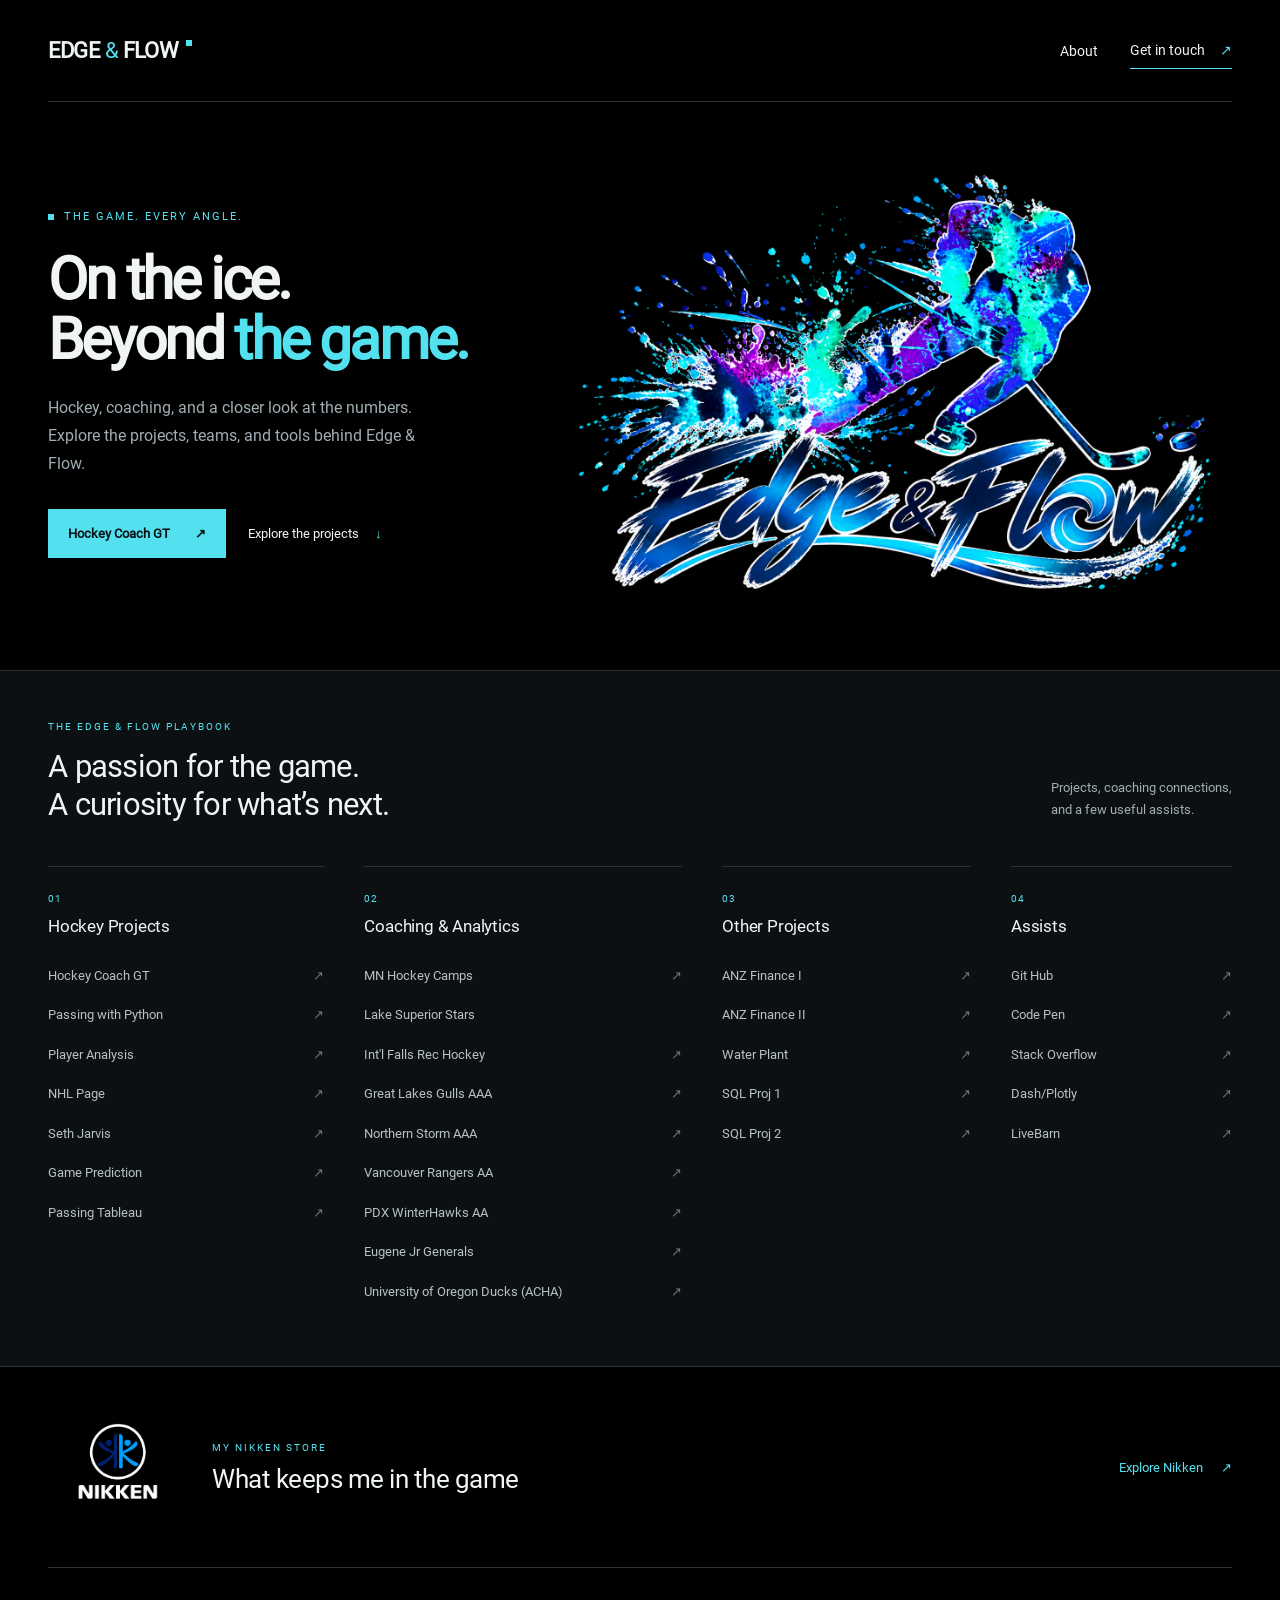
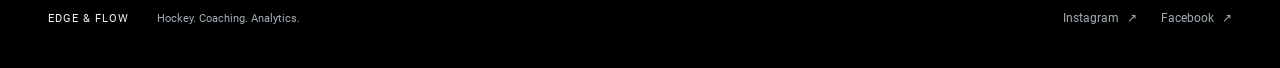
<file: index.html>
<!DOCTYPE html>
<html lang="en">
<head>
    <meta charset="utf-8">
    <meta name="viewport" content="width=device-width, initial-scale=1">
    <meta name="description" content="Edge & Flow - hockey coaching, analytics, and projects by Darren Dunbar.">
    <title>Edge & Flow | Hockey, Coaching & Analytics</title>
    <link rel="stylesheet" href="css/main.css">
</head>
<body>
    <a class="skip-link" href="#main">Skip to content</a>
    <header class="site-header shell">
        <a class="brand" href="https://ddstats.github.io/calendar/" aria-label="Edge and Flow calendar">EDGE<span>&</span>FLOW<span class="brand-dot" aria-hidden="true"></span></a>
        <nav aria-label="Main navigation">
            <a href="https://www.linkedin.com/in/darren-dunbar/">About</a>
            <a class="contact-link" href="https://form.123formbuilder.com/6180076/contact-form">Get in touch <span aria-hidden="true">&#8599;</span></a>
        </nav>
    </header>
    <main id="main">
        <section class="hero shell" aria-labelledby="hero-title">
            <div class="hero-copy">
                <p class="eyebrow"><span aria-hidden="true"></span> THE GAME. EVERY ANGLE.</p>
                <h1 id="hero-title">On the ice.<br>Beyond <span>the game.</span></h1>
                <p class="hero-description">Hockey, coaching, and a closer look at the numbers. Explore the projects, teams, and tools behind Edge & Flow.</p>
                <div class="hero-actions">
                    <a class="button" href="https://hockeycoachgt.onrender.com/">Hockey Coach GT <span aria-hidden="true">&#8599;</span></a>
                    <a class="text-link" href="#resources">Explore the projects <span aria-hidden="true">&#8595;</span></a>
                </div>
            </div>
            <div class="hero-art">
                <img src="edge-and-flow.png" width="1536" height="1024" alt="Edge & Flow artwork: a hockey player in blue, cyan, and purple paint splashes" fetchpriority="high">
            </div>
        </section>
        <section class="resources" id="resources" aria-labelledby="resources-title">
            <div class="shell">
                <div class="resources-heading">
                    <div><p class="eyebrow">THE EDGE & FLOW PLAYBOOK</p><h2 id="resources-title">A passion for the game.<br>A curiosity for what&#8217;s next.</h2></div>
                    <p>Projects, coaching connections,<br>and a few useful assists.</p>
                </div>
                <div id="links-container">
<section class="link-section">
                <span class="section-index">01</span>
                <h3 class="link-section-title">Hockey Projects</h3>
                <ul class="link-list">
                    <li class="link-list-item"><a class="link" href="https://hockeycoachgt.onrender.com/">Hockey Coach GT</a></li>
                    <li class="link-list-item"><a class="link" href="https://colab.research.google.com/drive/1PFijD4j2PfJeUZ5kMw_Y24Wx2KcPvzLd?usp=sharing">Passing with Python</a></li>
                    <li class="link-list-item"><a class="link" href="https://colab.research.google.com/drive/1OqD6tCGEo0tQwk8j-ZqFAguYGIQQROSh?usp=sharing">Player Analysis</a></li>
                    <li class="link-list-item"><a class="link" href="https://colab.research.google.com/drive/1pN-zwaBWWt2J-xB5paagreQ7hxXzEMWY?usp=sharing">NHL Page</a></li>
                    <li class="link-list-item"><a class="link" href="https://colab.research.google.com/drive/1_xh9aIMOUFN42eJ4JC1HVSWztmYC6lFy?usp=sharing">Seth Jarvis</a></li>
                    <li class="link-list-item"><a class="link" href="https://colab.research.google.com/drive/122ydZUABAZGPBr8WarhJar1tMSKlswDJ?usp=sharing">Game Prediction</a></li>
                    <li class="link-list-item"><a class="link" href="https://public.tableau.com/app/profile/darren.j.dunbar/viz/HockeyPassingAnalysis/Game">Passing Tableau</a></li>
                </ul>
            </section>
<section class="link-section">
                <span class="section-index">02</span>
                <h3 class="link-section-title">Coaching & Analytics</h3>
                <ul class="link-list">
                    <li class="link-list-item"><a class="link" href="https://www.mnhockeycamps.com/">MN Hockey Camps</a></li>
                    <li class="link-list-item"><span class="link">Lake Superior Stars</span></li>
                    <li class="link-list-item"><a class="link" href="https://www.ifallsrechockey.com/">Int'l Falls Rec Hockey</a></li>
                    <li class="link-list-item"><a class="link" href="https://www.northlandhockeygroup.com/aaa-hockey-teams/team/great-lakes-gulls-mn-wi">Great Lakes Gulls AAA</a></li>
                    <li class="link-list-item"><a class="link" href="https://www.northernstorm.net">Northern Storm AAA</a></li>
                    <li class="link-list-item"><a class="link" href="https://www.vyha.org">Vancouver Rangers AA</a></li>
                    <li class="link-list-item"><a class="link" href="https://winterhawksjrhockey.sportngin.com">PDX WinterHawks AA</a></li>
                    <li class="link-list-item"><a class="link" href="https://www.eugenegenerals.com/">Eugene Jr Generals</a></li>
                    <li class="link-list-item"><a class="link" href="https://www.oregonduckshockey.com/">University of Oregon Ducks (ACHA)</a></li>
                </ul>
            </section>
<section class="link-section">
                <span class="section-index">03</span>
                <h3 class="link-section-title">Other Projects</h3>
                <ul class="link-list">
                    <li class="link-list-item"><a class="link" href="https://colab.research.google.com/drive/10iIy9PyMKAAZiYiatOk1ElgQdyjKiqHr?usp=sharing">ANZ Finance I</a></li>
                    <li class="link-list-item"><a class="link" href="https://colab.research.google.com/drive/1n5BX_TcbnWbD3AIETDN7mp5QGwGEP1wt?usp=sharing">ANZ Finance II</a></li>
                    <li class="link-list-item"><a class="link" href="https://colab.research.google.com/drive/1kKEEhX8IDkjMN7HvEOlpX8zg_OFA2VRt?usp=sharing">Water Plant</a></li>
                    <li class="link-list-item"><a class="link" href="https://github.com/DDStats/sql_project1/blob/main/notebook.ipynb">SQL Proj 1</a></li>
                    <li class="link-list-item"><a class="link" href="https://github.com/DDStats/sql_project2/blob/main/notebook.ipynb">SQL Proj 2</a></li>

                </ul>
            </section>
<section class="link-section">
                <span class="section-index">04</span>
                <h3 class="link-section-title">Assists</h3>
                <ul class="link-list">
                    <li class="link-list-item"><a class="link" href="https://github.com/DDStats">Git Hub</a></li>
                    <li class="link-list-item"><a class="link" href="https://codepen.io/features/">Code Pen</a></li>
                    <li class="link-list-item"><a class="link" href="https://stackoverflow.com/">Stack Overflow</a></li>
                    <li class="link-list-item"><a class="link" href="https://dash.plotly.com/">Dash/Plotly</a></li>
                    <li class="link-list-item"><a class="link" href="https://www.livebarn.com/en/">LiveBarn</a></li>
                </ul>
            </section>
                </div>
            </div>
        </section>
        <a id="nikken-store" class="store-callout shell" href="nikken.html">
            <img class="store-logo" src="nikken.png" width="140" height="140" alt="Nikken" loading="lazy">
            <span class="store-copy"><span class="eyebrow">My Nikken store</span><span class="store-name">What keeps me in the game</span></span>
            <span class="store-cta">Explore Nikken <span aria-hidden="true">&#8599;</span></span>
        </a>
    </main>
    <footer class="site-footer shell">
        <p>EDGE & FLOW <span>Hockey. Coaching. Analytics.</span></p>
        <nav aria-label="Social links">
            <a href="https://www.instagram.com/edgeandflowhockey" target="_blank" rel="noopener noreferrer">Instagram <span aria-hidden="true">&#8599;</span></a>
            <a href="https://www.facebook.com/edgeandflowhockey" target="_blank" rel="noopener noreferrer">Facebook <span aria-hidden="true">&#8599;</span></a>
        </nav>
    </footer>
</body>
</html>
</file>
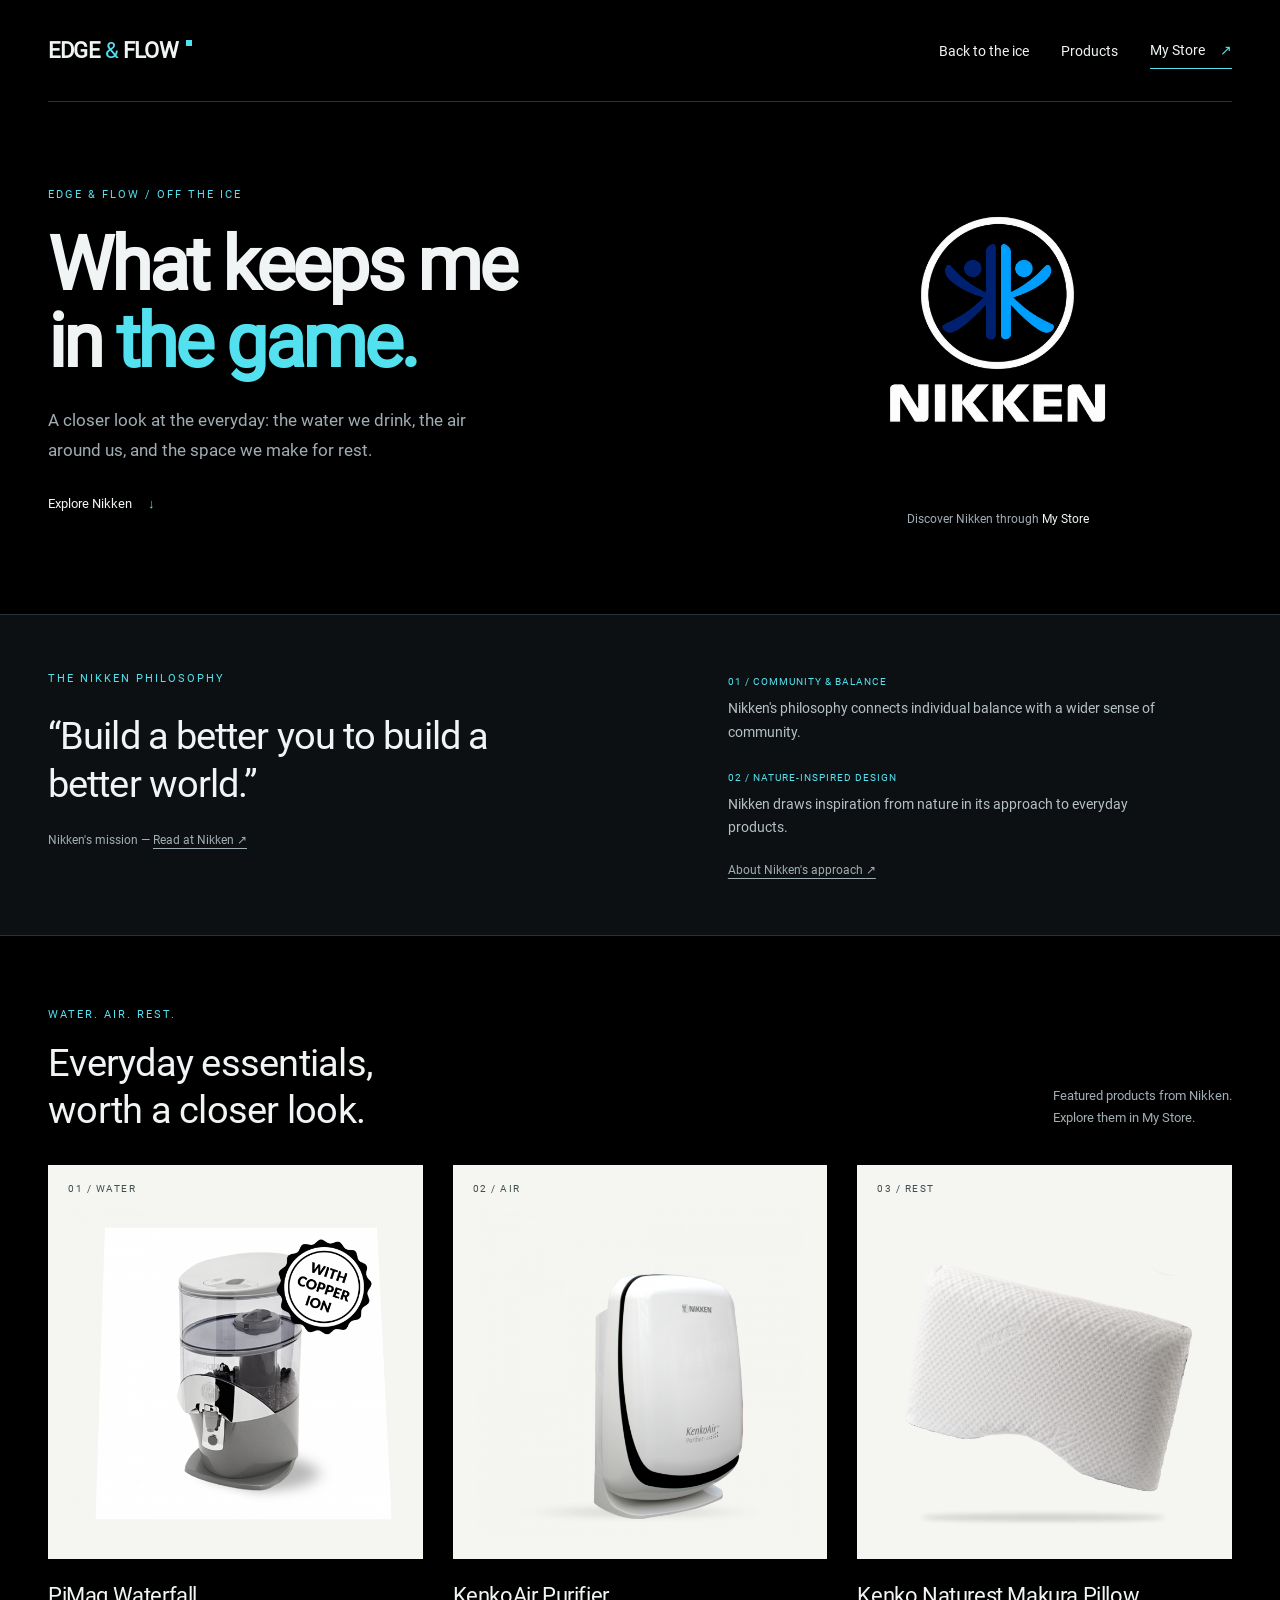
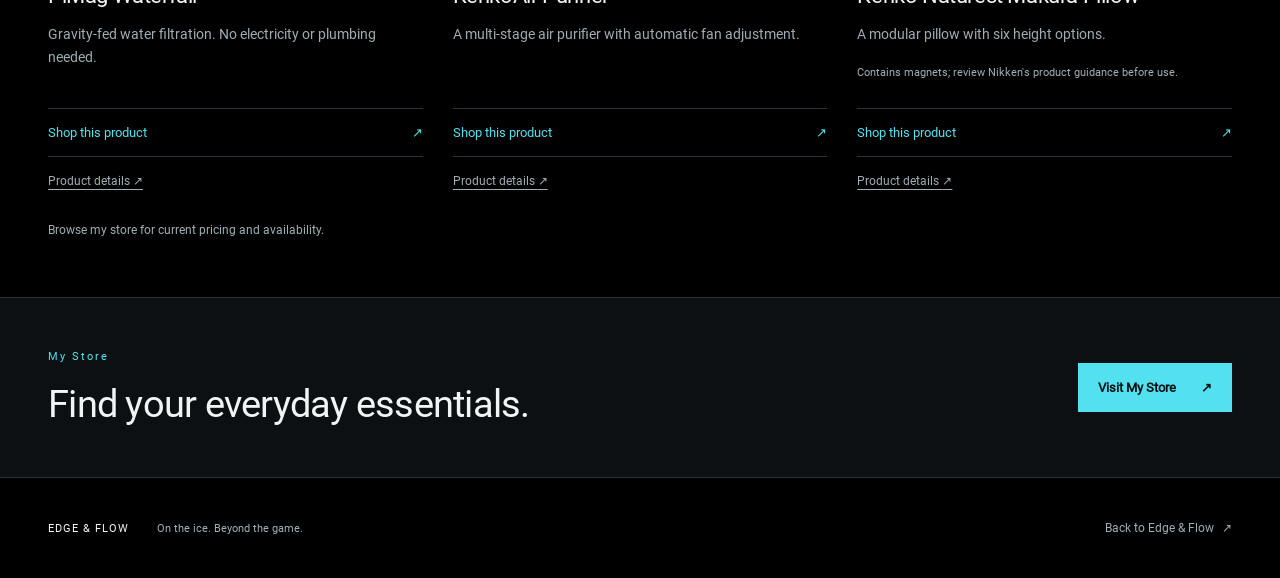
<file: nikken.html>
<!DOCTYPE html>
<html lang="en">
<head>
    <meta charset="utf-8">
    <meta name="viewport" content="width=device-width, initial-scale=1">
    <meta name="description" content="Explore Nikken's approach to everyday routines and featured water, air, and rest essentials in My Store.">
    <title>What Keeps Me in the Game | Edge & Flow</title>
    <link rel="stylesheet" href="css/main.css">
    <link rel="stylesheet" href="css/nikken.css">
</head>
<body>
    <a class="skip-link" href="#main">Skip to content</a>
    <header class="site-header shell">
        <a class="brand" href="index.html" aria-label="Edge and Flow homepage">EDGE<span>&</span>FLOW<span class="brand-dot" aria-hidden="true"></span></a>
        <nav aria-label="Main navigation">
            <a href="index.html">Back to the ice</a>
            <a href="#products">Products</a>
            <a class="contact-link" href="https://ddunbar.store.nikken.com">My Store <span aria-hidden="true">&#8599;</span></a>
        </nav>
    </header>
    <main id="main">
        <section class="nikken-hero shell" aria-labelledby="page-title">
            <div>
                <p class="eyebrow">EDGE & FLOW / OFF THE ICE</p>
                <h1 id="page-title">What keeps me<br>in <span>the game.</span></h1>
                <p class="nikken-intro">A closer look at the everyday: the water we drink, the air around us, and the space we make for rest.</p>
                <a class="text-link" href="#products">Explore Nikken <span aria-hidden="true">&#8595;</span></a>
            </div>
            <div class="nikken-identity">
                <img src="nikken.png" width="380" height="380" alt="Nikken" fetchpriority="high">
                <p>Discover Nikken through <a href="https://ddunbar.store.nikken.com"><span>My Store</span></a></p>
            </div>
        </section>
        <section class="mission" aria-labelledby="mission-title">
            <div class="shell mission-grid">
                <div class="mission-statement">
                    <p class="eyebrow" id="mission-title">THE NIKKEN PHILOSOPHY</p>
                    <blockquote>&ldquo;Build a better you to build a better world.&rdquo;</blockquote>
                    <p class="source">Nikken's mission &mdash; <a href="https://ddunbar.mynikken.com">Read at Nikken <span aria-hidden="true">&#8599;</span></a></p>
                </div>
                <div class="principles">
                    <div><span class="section-index">01 / COMMUNITY & BALANCE</span><p>Nikken's philosophy connects individual balance with a wider sense of community.</p></div>
                    <div><span class="section-index">02 / NATURE-INSPIRED DESIGN</span><p>Nikken draws inspiration from nature in its approach to everyday products.</p></div>
                    <a class="source-link" href="https://nikken.com/en/ddunbar#our-purpose">About Nikken's approach <span aria-hidden="true">&#8599;</span></a>
                </div>
            </div>
        </section>
        <section class="products shell" id="products" aria-labelledby="products-title">
            <div class="products-heading"><div><p class="eyebrow">WATER. AIR. REST.</p><h2 id="products-title">Everyday essentials,<br>worth a closer look.</h2></div><p>Featured products from Nikken.<br>Explore them in My Store.</p></div>
            <div class="product-grid">
                <article class="product">
                    <a class="product-image" href="https://store.nikken.com/usa/en/product/pimag-waterfall?alias=879339300"><span class="product-category">01 / WATER</span><img src="assets/nikken/water-product.png" alt="PiMag Waterfall water filtration system" width="400" height="400" loading="lazy"></a>
                    <div class="product-copy"><h3>PiMag Waterfall</h3><p>Gravity-fed water filtration. No electricity or plumbing needed.</p></div>
                    <div class="product-links"><a class="product-store" href="https://store.nikken.com/usa/en/product/pimag-waterfall?alias=879339300">Shop this product <span aria-hidden="true">&#8599;</span></a><a class="source-link" href="https://store.nikken.com/usa/en/product/pimag-waterfall?alias=879339300">Product details <span aria-hidden="true">&#8599;</span></a></div>
                </article>
                <article class="product">
                    <a class="product-image" href="https://store.nikken.com/usa/en/product/1441?alias=879339300"><span class="product-category">02 / AIR</span><img src="assets/nikken/air.png" alt="KenkoAir Purifier" width="400" height="400" loading="lazy"></a>
                    <div class="product-copy"><h3>KenkoAir Purifier</h3><p>A multi-stage air purifier with automatic fan adjustment.</p></div>
                    <div class="product-links"><a class="product-store" href="https://store.nikken.com/usa/en/product/1441?alias=879339300">Shop this product <span aria-hidden="true">&#8599;</span></a><a class="source-link" href="https://store.nikken.com/usa/en/product/1441?alias=879339300">Product details <span aria-hidden="true">&#8599;</span></a></div>
                </article>
                <article class="product">
                    <a class="product-image" href="https://store.nikken.com/usa/en/product/kenko-naturest-makura-pillow?alias=879339300"><span class="product-category">03 / REST</span><img src="assets/nikken/pillow.png" alt="Kenko Naturest Makura Pillow" width="400" height="400" loading="lazy"></a>
                    <div class="product-copy"><h3>Kenko Naturest Makura Pillow</h3><p>A modular pillow with six height options.</p><p class="product-note">Contains magnets; review Nikken's product guidance before use.</p></div>
                    <div class="product-links"><a class="product-store" href="https://store.nikken.com/usa/en/product/kenko-naturest-makura-pillow?alias=879339300">Shop this product <span aria-hidden="true">&#8599;</span></a><a class="source-link" href="https://store.nikken.com/usa/en/product/kenko-naturest-makura-pillow?alias=879339300">Product details <span aria-hidden="true">&#8599;</span></a></div>
                </article>
            </div>
            <p class="availability">Browse my store for current pricing and availability.</p>
        </section>
        <section class="store-invitation" aria-labelledby="store-title"><div class="shell"><div><p class="eyebrow">My Store</p><h2 id="store-title">Find your everyday essentials.</h2></div><a class="button" href="https://ddunbar.store.nikken.com">Visit My Store <span aria-hidden="true">&#8599;</span></a></div></section>
    </main>
    <footer class="site-footer shell"><p>EDGE & FLOW <span>On the ice. Beyond the game.</span></p><nav aria-label="Footer navigation"><a href="index.html">Back to Edge & Flow <span aria-hidden="true">&#8599;</span></a></nav></footer>
</body>
</html>
</file>
<file: css/main.css>
@font-face { font-family: Roboto; src: url('../fonts/Roboto-Regular.ttf') format('truetype'); font-style: normal; font-weight: 400; font-display: swap; }
:root { color-scheme: dark; --ink: #000; --panel: #0c1012; --text: #f0f4f5; --muted: #a0adb3; --accent: #53e1ef; --line: #283237; }
* { box-sizing: border-box; }
html { scroll-behavior: smooth; }
body { margin: 0; background: var(--ink); color: var(--text); font-family: Roboto, sans-serif; -webkit-font-smoothing: antialiased; }
a { color: inherit; text-decoration: none; transition: color .18s ease, background-color .18s ease; }
a:focus-visible { outline: 2px solid var(--accent); outline-offset: 5px; }
a:hover { color: var(--accent); }
.shell { width: min(1320px, calc(100% - 96px)); margin-inline: auto; }
.skip-link { position: absolute; left: 24px; top: -100px; padding: 16px; background: var(--accent); color: #000; z-index: 2; }
.skip-link:focus { top: 10px; }
.site-header { display: flex; align-items: center; justify-content: space-between; min-height: 102px; border-bottom: 1px solid var(--line); gap: 24px; }
.brand { display: inline-flex; align-items: center; gap: 5px; font-size: 22px; font-weight: 700; letter-spacing: -.8px; white-space: nowrap; }
.brand > span:first-child { color: var(--accent); font-weight: 400; }
.brand-dot { width: 6px; height: 6px; background: var(--accent); margin: 0 0 15px 3px; }
.site-header nav, .site-footer nav { display: flex; align-items: center; gap: 32px; font-size: 14px; }
.contact-link { border-bottom: 1px solid var(--accent); padding-block: 10px; }
.contact-link span { margin-left: 12px; color: var(--accent); }
.hero { display: grid; grid-template-columns: .9fr 1.2fr; align-items: center; gap: 12px; padding-block: 58px 64px; min-height: 552px; }
.hero-copy { position: relative; z-index: 1; min-width: 0; }
.hero-art { min-width: 0; width: 100%; }
.eyebrow { font-size: 11px; line-height: 1.6; letter-spacing: 2px; font-weight: 400; color: var(--accent); margin: 0 0 24px; }
.hero .eyebrow { display: flex; align-items: center; gap: 10px; }
.hero .eyebrow span { height: 6px; width: 6px; background: var(--accent); }
h1 { font-family: Roboto, sans-serif; font-size: clamp(44px, 4.5vw, 68px); letter-spacing: -2.8px; line-height: 1.04; font-weight: 700; margin: 0 0 25px; }
h1 > span { color: var(--accent); }
.hero-description { color: var(--muted); max-width: 390px; font-size: 16px; line-height: 1.75; margin: 0; }
.hero-actions { display: flex; flex-wrap: wrap; gap: 22px; align-items: center; margin-top: 31px; font-size: 13px; }
.button { background: var(--accent); color: #071113; display: inline-flex; gap: 25px; align-items: center; padding: 17px 20px; font-weight: 700; }
.button:hover { background: #a4f4fa; color: #071113; }
.text-link { display: inline-flex; align-items: center; gap: 16px; padding-block: 12px; }
.text-link span { color: var(--accent); }
.hero-art img { width: 100%; height: auto; display: block; }
.resources { background: var(--panel); border-block: 1px solid var(--line); padding-block: 48px 55px; scroll-margin-top: 20px; }
.resources-heading { display: flex; justify-content: space-between; align-items: end; gap: 30px; margin-bottom: 42px; }
.resources-heading .eyebrow { margin-bottom: 13px; font-size: 10px; }
h2 { font-size: clamp(24px, 2.4vw, 32px); line-height: 1.23; letter-spacing: -.75px; margin: 0; font-weight: 400; }
.resources-heading > p { color: var(--muted); font-size: 13px; line-height: 1.7; margin: 0 0 3px; }
#links-container { display: grid; grid-template-columns: 1fr 1.15fr .9fr .8fr; gap: 40px; }
.link-section { min-width: 0; border-top: 1px solid var(--line); padding-top: 20px; }
.section-index { font-size: 10px; letter-spacing: 1px; color: var(--accent); }
.link-section-title { font-size: 17px; line-height: 1.5; font-weight: 400; margin: 8px 0 16px; letter-spacing: -.2px; }
.link-list { list-style: none; margin: 0; padding: 0; }
.link { display: flex; justify-content: space-between; gap: 10px; align-items: baseline; color: #b6c1c5; padding-block: 10px; font-size: 13px; line-height: 1.5; }
a.link::after { content: '\2197'; color: #647981; flex-shrink: 0; transition: color .18s ease, transform .18s ease; }
a.link:hover::after { color: var(--accent); transform: translate(2px, -2px); }
.site-footer { display: flex; justify-content: space-between; align-items: center; min-height: 100px; gap: 24px; }
.site-footer p { font-size: 11px; letter-spacing: 1px; }
.site-footer p span { color: var(--muted); margin-left: 24px; letter-spacing: 0; }
.site-footer nav { font-size: 12px; gap: 24px; color: var(--muted); }
.site-footer nav span { margin-left: 5px; }
@media (min-width: 1500px) { .hero { padding-block: 70px; } }
@media (max-width: 1100px) {
    .shell { width: calc(100% - 64px); }
    .hero { grid-template-columns: 1fr 1.1fr; min-height: 510px; }
    h1 { font-size: 49px; }
    .hero-actions { gap: 10px 18px; }
    #links-container { grid-template-columns: 1fr 1fr; gap: 35px 56px; }
}
@media (max-width: 720px) {
    .shell { width: calc(100% - 40px); }
    .site-header { min-height: 85px; gap: 16px; }
    .brand { font-size: 18px; }
    .site-header nav { gap: 16px; font-size: 12px; }
    .contact-link span { display: none; }
    .hero { grid-template-columns: 1fr; gap: 20px; padding-block: 42px 28px; }
    h1 { font-size: clamp(45px, 9vw, 66px); letter-spacing: -2px; }
    .hero-description { max-width: 470px; font-size: 15px; }
    .hero-art { max-width: 550px; margin-inline: auto; }
    .hero .eyebrow { margin-bottom: 20px; font-size: 10px; }
    .hero-actions { margin-top: 25px; gap: 12px 22px; }
    .resources { padding-block: 35px 40px; }
    .resources-heading { margin-bottom: 32px; display: block; }
    .resources-heading > p { margin-top: 17px; }
    .resources-heading > p br { display: none; }
    #links-container { gap: 30px; }
    .site-footer { align-items: start; flex-direction: column; padding-block: 28px; gap: 15px; }
    .site-footer p { margin: 0; line-height: 1.7; }
    .site-footer p span { margin-left: 14px; }
}
@media (max-width: 420px) {
    .site-header { flex-wrap: wrap; padding-block: 21px 13px; gap: 10px; }
    .site-header nav { width: 100%; justify-content: space-between; }
    #links-container { grid-template-columns: 1fr; gap: 30px; }
    .link { font-size: 14px; padding-block: 11px; }
    .link-section-title { font-size: 20px; }
}
@media (prefers-reduced-motion: reduce) {
    html { scroll-behavior: auto; }
    *, *::before, *::after { transition: none !important; }
}

.store-callout { display: flex; align-items: center; gap: 24px; padding-block: 30px; border-bottom: 1px solid var(--line); }
.store-logo { width: 140px; height: 140px; object-fit: contain; padding: 10px; background: #000; flex-shrink: 0; }
.store-copy { display: grid; gap: 8px; min-width: 0; }
.store-copy .eyebrow { margin: 0; font-size: 10px; text-transform: uppercase; }
.store-name { font-size: 26px; letter-spacing: -.5px; }
.store-cta { margin-left: auto; font-size: 13px; color: var(--accent); }
.store-cta > span { margin-left: 15px; }
.store-callout:hover .store-cta { text-decoration: underline; text-underline-offset: 5px; }
@media (max-width: 720px) {
    .store-callout { display: grid; grid-template-columns: 104px 1fr; gap: 6px 18px; padding-block: 24px; }
    .store-logo { width: 104px; height: 104px; padding: 8px; grid-row: span 2; }
    .store-copy { gap: 5px; }
    .store-name { font-size: 23px; }
    .store-cta { margin-left: 0; grid-column: 2; }
}
</file>
<file: css/nikken.css>
.nikken-hero { display: grid; grid-template-columns: 1.4fr 1fr; gap: 60px; align-items: center; padding-block: 68px 76px; }
.nikken-hero > * { min-width: 0; }
.nikken-hero h1 { font-size: clamp(50px, 5.8vw, 84px); line-height: 1.03; letter-spacing: -3px; }
.nikken-intro { max-width: 470px; color: var(--muted); font-size: 17px; line-height: 1.75; margin: 26px 0 18px; }
.nikken-hero .text-link { font-size: 13px; }
.nikken-identity { text-align: center; }
.nikken-identity img { display: block; width: min(100%, 330px); height: auto; margin-inline: auto; }
.nikken-identity p { font-size: 12px; color: var(--muted); margin-top: 12px; }
.nikken-identity p span { color: var(--text); }
.mission { background: var(--panel); border-block: 1px solid var(--line); padding-block: 55px; }
.mission-grid { display: grid; grid-template-columns: 1.15fr 1fr; gap: 100px; }
.mission-statement blockquote { font-size: clamp(27px, 3vw, 39px); letter-spacing: -.9px; line-height: 1.25; margin: 0 0 23px; max-width: 510px; }
.source, .source-link { font-size: 12px; line-height: 1.6; color: var(--muted); }
.source a, .source-link { text-decoration: underline; text-underline-offset: 4px; }
.source a:hover, .source-link:hover { color: var(--accent); }
.principles { display: grid; gap: 21px; }
.principles p { font-size: 14px; line-height: 1.7; color: #b6c1c5; margin: 8px 0 0; max-width: 450px; }
.principles .source-link { justify-self: start; }
.products { padding-block: 70px 60px; scroll-margin-top: 25px; }
.products-heading { display: flex; justify-content: space-between; align-items: end; gap: 25px; margin-bottom: 32px; }
.products-heading .eyebrow { margin-bottom: 15px; }
.products-heading h2, .store-invitation h2 { font-size: clamp(29px, 3vw, 40px); }
.products-heading > p { color: var(--muted); font-size: 13px; line-height: 1.7; margin: 0 0 4px; }
.product-grid { display: grid; grid-template-columns: repeat(3, minmax(0, 1fr)); gap: 30px; }
.product { display: flex; flex-direction: column; min-width: 0; }
.product-image { background: #f5f5f2; position: relative; padding: 45px 24px 22px; aspect-ratio: 1; display: flex; align-items: center; justify-content: center; }
.product-category { position: absolute; top: 18px; left: 20px; font-size: 10px; letter-spacing: 1.5px; color: #405054; }
.product-image img { display: block; width: 100%; height: 100%; object-fit: contain; min-height: 0; }
.product-copy { padding-top: 23px; }
.product-copy h3 { font-size: 22px; font-weight: 400; letter-spacing: -.4px; margin: 0 0 13px; line-height: 1.25; }
.product-copy p { color: var(--muted); font-size: 14px; line-height: 1.7; margin: 0 0 18px; }
.product-copy .product-note { font-size: 11px; line-height: 1.6; }
.product-links { margin-top: auto; padding-top: 8px; display: grid; gap: 15px; }
.product-store { display: flex; justify-content: space-between; border-block: 1px solid var(--line); padding-block: 16px; font-size: 13px; color: var(--accent); }
.product-store:hover { color: #a4f4fa; border-color: var(--accent); }
.product-links .source-link { justify-self: start; }
.availability { color: var(--muted); font-size: 12px; margin: 32px 0 0; }
.store-invitation { background: var(--panel); border-block: 1px solid var(--line); padding-block: 50px; }
.store-invitation > .shell { display: flex; align-items: center; justify-content: space-between; gap: 32px; }
.store-invitation .eyebrow { margin-bottom: 14px; }
.store-invitation .button { font-size: 13px; flex-shrink: 0; }
@media (max-width: 1000px) {
 .nikken-hero { gap: 30px; }
 .mission-grid { gap: 50px; }
 .product-grid { gap: 20px; }
 .product-image { padding: 42px 16px 18px; }
 .product-copy h3 { font-size: 19px; }
}
@media (max-width: 720px) {
 .nikken-hero { grid-template-columns: 1fr; gap: 32px; padding-block: 45px 38px; }
 .nikken-hero h1 { font-size: clamp(44px, 9vw, 64px); letter-spacing: -2px; }
 .nikken-intro { font-size: 15px; margin-top: 22px; }
 .nikken-identity img { width: 210px; }
 .nikken-identity p { margin-top: 2px; }
 .mission { padding-block: 36px; }
 .mission-grid { grid-template-columns: 1fr; gap: 30px; }
 .mission-statement .eyebrow { margin-bottom: 20px; }
 .mission-statement .source { margin-bottom: 0; }
 .principles { border-top: 1px solid var(--line); padding-top: 25px; }
 .products { padding-block: 42px; }
 .products-heading { display: block; }
 .products-heading > p { margin-top: 18px; }
 .product-grid { grid-template-columns: 1fr; gap: 40px; }
 .product-image { aspect-ratio: 1.2; padding: 44px 30px 22px; }
 .product-copy h3 { font-size: 23px; }
 .product-links { padding-top: 0; }
 .store-invitation { padding-block: 36px; }
 .store-invitation > .shell { flex-direction: column; align-items: start; gap: 25px; }
}
</file>
